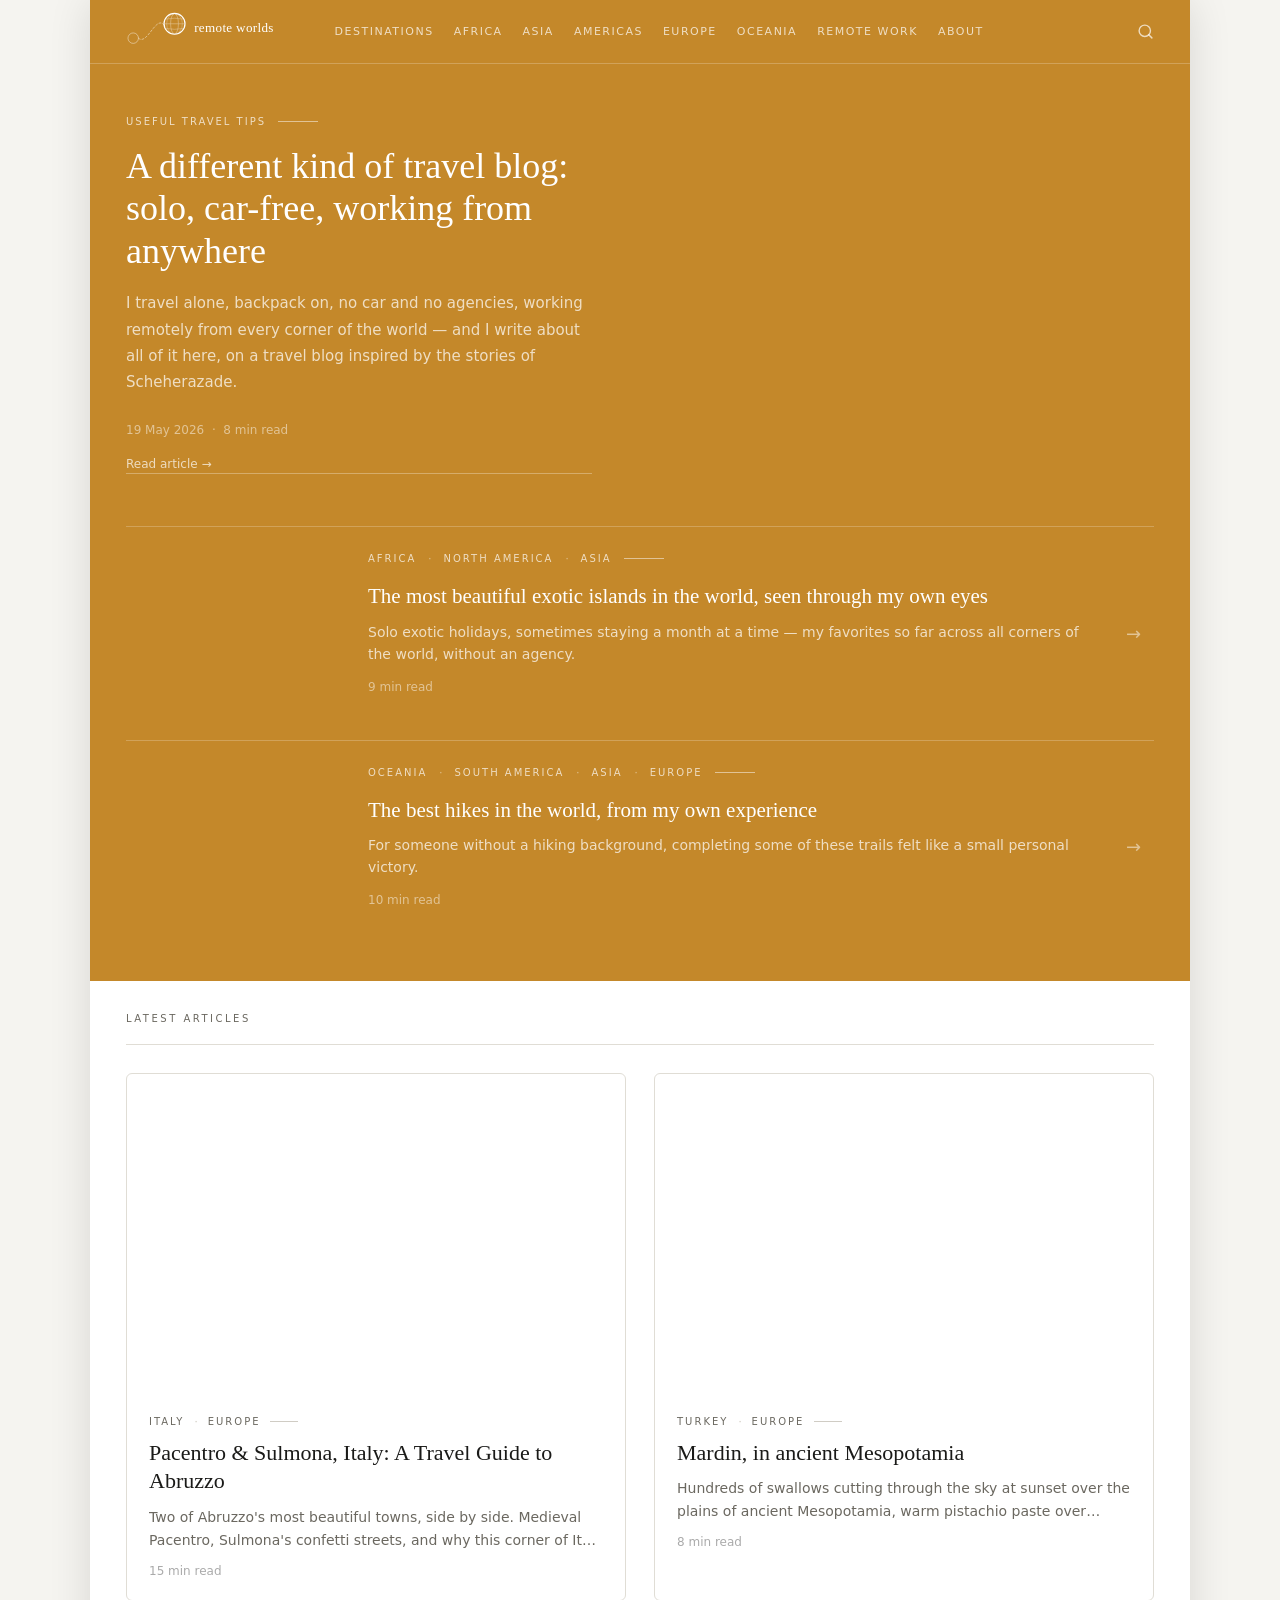
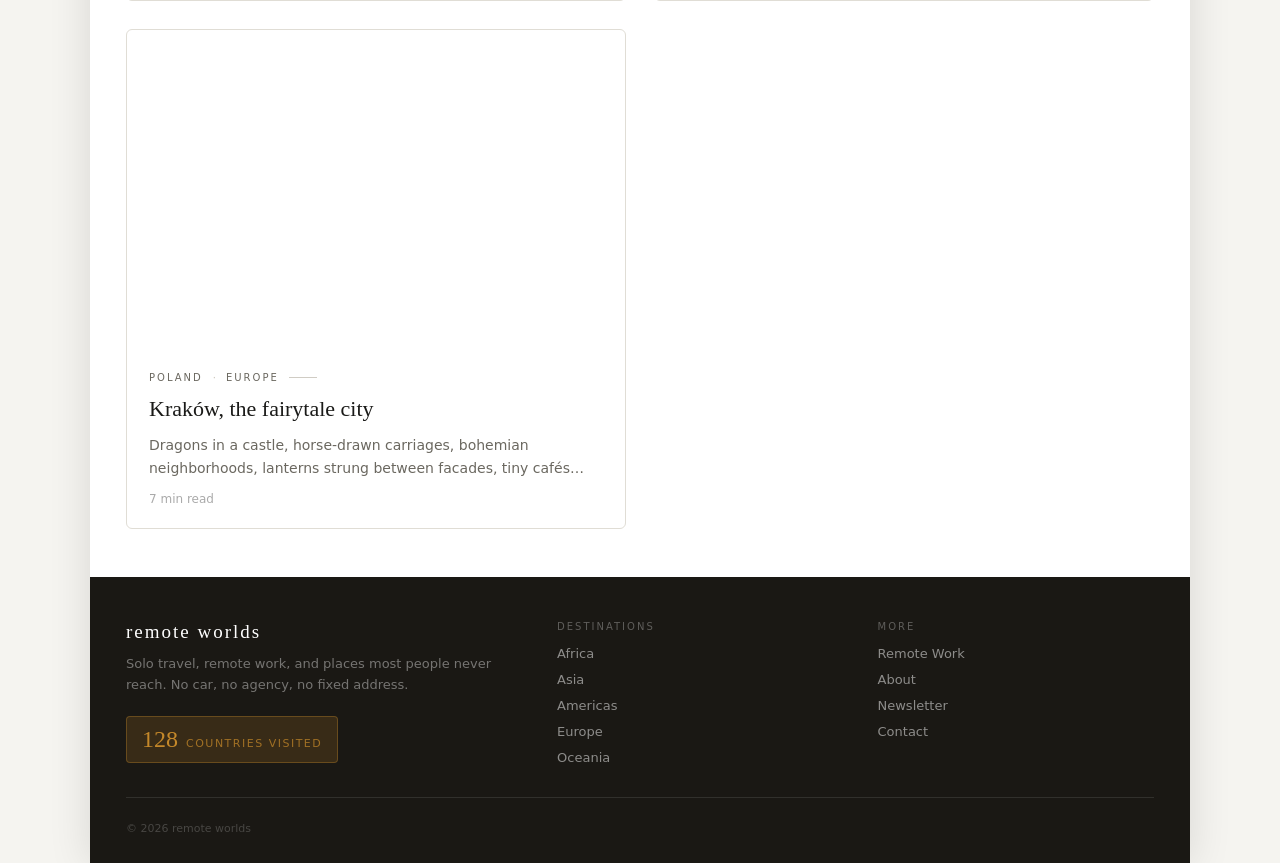
<file: index.html>
<!DOCTYPE html>
<html lang="en">
<head>
  <meta charset="UTF-8">
  <meta name="viewport" content="width=device-width, initial-scale=1.0">
  <title>remote worlds — solo travel blog, 128 countries, no car</title>
  <meta name="description" content="Solo travel blog covering 128 countries by public transport. No car, no agency. Real budgets and logistics from a solo female travel blogger working remotely.">
  <link rel="icon" type="image/svg+xml" href="/assets/icon.svg">
  <link rel="stylesheet" href="/assets/style.css">
  <script>
    !function(t,e){var o,n,p,r;e.__SV||(window.posthog && window.posthog.__loaded)||(window.posthog=e,e._i=[],e.init=function(i,s,a){function g(t,e){var o=e.split(".");2==o.length&&(t=t[o[0]],e=o[1]),t[e]=function(){t.push([e].concat(Array.prototype.slice.call(arguments,0)))}}(p=t.createElement("script")).type="text/javascript",p.crossOrigin="anonymous",p.async=!0,p.src=s.api_host.replace(".i.posthog.com","-assets.i.posthog.com")+"/static/array.js",(r=t.getElementsByTagName("script")[0]).parentNode.insertBefore(p,r);var u=e;for(void 0!==a?u=e[a]=[]:a="posthog",u.people=u.people||[],u.toString=function(t){var e="posthog";return"posthog"!==a&&(e+="."+a),t||(e+=" (stub)"),e},u.people.toString=function(){return u.toString(1)+".people (stub)"},o="Mi Ri init Vi Gi Rr Wi Ji Bi capture calculateEventProperties tn register register_once register_for_session unregister unregister_for_session an getFeatureFlag getFeatureFlagPayload getFeatureFlagResult isFeatureEnabled reloadFeatureFlags updateFlags updateEarlyAccessFeatureEnrollment getEarlyAccessFeatures on onFeatureFlags onSurveysLoaded onSessionId getSurveys getActiveMatchingSurveys renderSurvey displaySurvey cancelPendingSurvey canRenderSurvey canRenderSurveyAsync un identify setPersonProperties group resetGroups setPersonPropertiesForFlags resetPersonPropertiesForFlags setGroupPropertiesForFlags resetGroupPropertiesForFlags reset setIdentity clearIdentity get_distinct_id getGroups get_session_id get_session_replay_url alias set_config startSessionRecording stopSessionRecording sessionRecordingStarted captureException addExceptionStep captureLog startExceptionAutocapture stopExceptionAutocapture loadToolbar get_property getSessionProperty nn Xi createPersonProfile setInternalOrTestUser sn Hi cn opt_in_capturing opt_out_capturing has_opted_in_capturing has_opted_out_capturing get_explicit_consent_status is_capturing clear_opt_in_out_capturing Ki debug Lr rn getPageViewId captureTraceFeedback captureTraceMetric Di".split(" "),n=0;n<o.length;n++)g(u,o[n]);e._i.push([i,s,a])},e.__SV=1)}(document,window.posthog||[]);
    posthog.init('phc_y7Xqz2JQh2iAoCFkxgTEvp9C7MgqTP8LomTwDN3985rB', {
        api_host: 'https://eu.i.posthog.com',
        defaults: '2026-01-30',
        person_profiles: 'identified_only',
    })
  </script>
  <style>
    /* HERO */
    .rw-hero { display: grid; grid-template-columns: 1fr 1fr; min-height: 460px; background: #C4882A; }
    .rw-hero-text { padding: 52px 48px 52px 36px; display: flex; flex-direction: column; justify-content: center; }
    .rw-hero-title { font-family: Georgia, serif; font-size: 36px; color: #fff; line-height: 1.18; margin: 0 0 18px; font-weight: normal; text-decoration: none; display: block; }
    .rw-hero-title:hover { opacity: 0.85; }
    .rw-hero-sub { font-size: 15px; color: rgba(255,255,255,0.72); line-height: 1.75; margin: 0 0 28px; font-family: system-ui, -apple-system, sans-serif; }
    .rw-hero-link { display: inline-block; font-size: 12px; color: rgba(255,255,255,0.7); text-decoration: none; border-bottom: 1px solid rgba(255,255,255,0.3); padding-bottom: 2px; font-family: system-ui, -apple-system, sans-serif; }
    .rw-hero-link:hover { color: #fff; border-bottom-color: #fff; }
    .rw-meta-light { font-size: 12px; color: rgba(255,255,255,0.5); margin-bottom: 20px; font-family: system-ui, -apple-system, sans-serif; }
    .rw-hero-img { background-size: cover; background-position: center; min-height: 460px; }
    .tag-row { display: flex; align-items: center; gap: 12px; margin-bottom: 18px; flex-wrap: wrap; }
    .tag { font-size: 10px; letter-spacing: 2px; text-transform: uppercase; color: rgba(255,255,255,0.72); font-family: system-ui, -apple-system, sans-serif; }
    .tag-sep { font-size: 10px; color: rgba(255,255,255,0.5); }
    .tag-line { height: 1px; width: 40px; background: rgba(255,255,255,0.5); flex-shrink: 0; }

    /* CARDS */
    .rw-cards { padding: 0 36px 28px; background: #C4882A; }
    .rw-card { display: grid; grid-template-columns: 220px 1fr 28px; align-items: center; gap: 22px; padding: 26px 0; border-top: 1px solid rgba(255,255,255,0.22); text-decoration: none; }
    .rw-card-img { height: 148px; border-radius: 4px; background-size: cover; background-position: center; }
    .rw-card-title { font-family: Georgia, serif; font-size: 21px; color: #fff; margin: 0 0 10px; font-weight: normal; line-height: 1.35; }
    .rw-card-sub { font-size: 14px; color: rgba(255,255,255,0.72); line-height: 1.6; margin: 0 0 14px; display: -webkit-box; -webkit-line-clamp: 2; -webkit-box-orient: vertical; overflow: hidden; font-family: system-ui, -apple-system, sans-serif; }
    .rw-arrow { color: rgba(255,255,255,0.5); font-size: 18px; }

    /* WHITE SECTION — grid like 1001calatorii */
    .rw-white-section { background: #fff; padding: 0 36px 48px; }
    .rw-white-header { padding: 32px 0 20px; border-bottom: 1px solid #E0DDD5; margin-bottom: 28px; font-size: 10px; letter-spacing: 2.5px; text-transform: uppercase; color: #6B6860; font-family: system-ui, -apple-system, sans-serif; }
    .rw-grid { display: grid; grid-template-columns: 1fr 1fr; gap: 28px; }
    .rw-grid-card { background: #fff; border: 0.5px solid #E0DDD5; border-radius: 6px; overflow: hidden; text-decoration: none; }
    .rw-grid-card:hover .rw-grid-title { color: #C4882A; }
    .rw-grid-img { height: 320px; background-size: cover; background-position: center; }
    .rw-grid-body { padding: 22px; }
    .rw-grid-tag-row { display: flex; align-items: center; gap: 10px; margin-bottom: 12px; flex-wrap: wrap; }
    .rw-grid-tag { font-size: 10px; letter-spacing: 2px; text-transform: uppercase; color: #6B6860; font-family: system-ui, -apple-system, sans-serif; }
    .rw-grid-tag-sep { font-size: 10px; color: #C8C3B8; }
    .rw-grid-tag-line { height: 1px; width: 28px; background: #D0CCC4; flex-shrink: 0; }
    .rw-grid-title { font-family: Georgia, serif; font-size: 22px; color: #1A1A18; margin: 0 0 10px; font-weight: normal; line-height: 1.3; transition: color 0.15s; }
    .rw-grid-sub { font-size: 14px; color: #6B6860; line-height: 1.65; margin: 0 0 12px; display: -webkit-box; -webkit-line-clamp: 2; -webkit-box-orient: vertical; overflow: hidden; font-family: system-ui, -apple-system, sans-serif; }
    .rw-meta-dark { font-size: 12px; color: #aaa; font-family: system-ui, -apple-system, sans-serif; }
  </style>
</head>
<body>

<div class="rw-wrapper">

  <nav class="rw-nav">
    <a href="/" class="rw-logo"><img src="/assets/logo.svg" alt="remote worlds" height="34"></a>
    <div class="rw-navlinks">
      <a href="/destinations">destinations</a>
      <a href="/africa">africa</a>
      <a href="/asia">asia</a>
      <a href="/americas">americas</a>
      <a href="/europe">europe</a>
      <a href="/oceania">oceania</a>
      <a href="/remote-work">remote work</a>
      <a href="/about">about</a>
    </div>
    <svg width="17" height="17" viewBox="0 0 24 24" fill="none" stroke="rgba(255,255,255,0.7)" stroke-width="2" stroke-linecap="round" stroke-linejoin="round"><circle cx="11" cy="11" r="8"/><line x1="21" y1="21" x2="16.65" y2="16.65"/></svg>
  </nav>

  <div class="rw-hero">
    <div class="rw-hero-text">
      <div class="tag-row">
        <span class="tag">Useful travel tips</span>
        <div class="tag-line"></div>
      </div>
      <a href="/solo-travel-blog/" class="rw-hero-title">A different kind of travel blog: solo, car-free, working from anywhere</a>
      <p class="rw-hero-sub">I travel alone, backpack on, no car and no agencies, working remotely from every corner of the world — and I write about all of it here, on a travel blog inspired by the stories of Scheherazade.</p>
      <div class="rw-meta-light">19 May 2026 &nbsp;·&nbsp; 8 min read</div>
      <a href="/solo-travel-blog/" class="rw-hero-link">Read article →</a>
    </div>
    <a href="/solo-travel-blog/" style="display:block;">
      <div class="rw-hero-img" style="background-image: url('https://www.1001calatorii.ro/wp-content/uploads/2021/02/Medellin21.webp'); min-height: 460px;"></div>
    </a>
  </div>

  <div class="rw-cards">
    <a href="/exotic-islands/" class="rw-card">
      <div class="rw-card-img" style="background-image: url('https://www.1001calatorii.ro/wp-content/uploads/2024/11/VacanteExotice.webp');"></div>
      <div>
        <div class="tag-row">
          <span class="tag">Africa</span>
          <span class="tag-sep">·</span>
          <span class="tag">North America</span>
          <span class="tag-sep">·</span>
          <span class="tag">Asia</span>
          <div class="tag-line"></div>
        </div>
        <h2 class="rw-card-title">The most beautiful exotic islands in the world, seen through my own eyes</h2>
        <p class="rw-card-sub">Solo exotic holidays, sometimes staying a month at a time — my favorites so far across all corners of the world, without an agency.</p>
        <div class="rw-meta-light">9 min read</div>
      </div>
      <span class="rw-arrow">→</span>
    </a>

    <a href="/best-hikes/" class="rw-card">
      <div class="rw-card-img" style="background-image: url('https://www.1001calatorii.ro/wp-content/uploads/2025/07/Laugavegur04.webp');"></div>
      <div>
        <div class="tag-row">
          <span class="tag">Oceania</span>
          <span class="tag-sep">·</span>
          <span class="tag">South America</span>
          <span class="tag-sep">·</span>
          <span class="tag">Asia</span>
          <span class="tag-sep">·</span>
          <span class="tag">Europe</span>
          <div class="tag-line"></div>
        </div>
        <h2 class="rw-card-title">The best hikes in the world, from my own experience</h2>
        <p class="rw-card-sub">For someone without a hiking background, completing some of these trails felt like a small personal victory.</p>
        <div class="rw-meta-light">10 min read</div>
      </div>
      <span class="rw-arrow">→</span>
    </a>
  </div>

  <div class="rw-white-section">
    <div class="rw-white-header">Latest articles</div>
    <div class="rw-grid">
      <a href="/pacentro-italy-sulmona-abruzzo/" class="rw-grid-card">
        <div class="rw-grid-img" style="background-image: url('https://lh3.googleusercontent.com/pw/AP1GczO2f05-aonfD74tHoy8nXEuFep91kT-oST1W6eNgCbUGeLFLQi5MIglvqiJ3DRaJ6hCShz0oVqjyIWXNGOAW2XQKnFEQXO6G6UMKn93vde07Q5kuDpaCCQVmd0U2npOcaR8CGnpGXhmtOtTWXzy66_B=w1200-h800-s-no-gm?authuser=2');"></div>
        <div class="rw-grid-body">
          <div class="rw-grid-tag-row">
            <span class="rw-grid-tag">Italy</span>
            <span class="rw-grid-tag-sep">·</span>
            <span class="rw-grid-tag">Europe</span>
            <div class="rw-grid-tag-line"></div>
          </div>
          <h2 class="rw-grid-title">Pacentro &amp; Sulmona, Italy: A Travel Guide to Abruzzo</h2>
          <p class="rw-grid-sub">Two of Abruzzo's most beautiful towns, side by side. Medieval Pacentro, Sulmona's confetti streets, and why this corner of Italy is worth the detour.</p>
          <div class="rw-meta-dark">15 min read</div>
        </div>
      </a>
      <a href="/mardin-mesopotamia/" class="rw-grid-card">
        <div class="rw-grid-img" style="background-image: url('https://www.1001calatorii.ro/wp-content/uploads/2024/06/Mardin17.webp');"></div>
        <div class="rw-grid-body">
          <div class="rw-grid-tag-row">
            <span class="rw-grid-tag">Turkey</span>
            <span class="rw-grid-tag-sep">·</span>
            <span class="rw-grid-tag">Europe</span>
            <div class="rw-grid-tag-line"></div>
          </div>
          <h2 class="rw-grid-title">Mardin, in ancient Mesopotamia</h2>
          <p class="rw-grid-sub">Hundreds of swallows cutting through the sky at sunset over the plains of ancient Mesopotamia, warm pistachio paste over vanilla ice cream.</p>
          <div class="rw-meta-dark">8 min read</div>
        </div>
      </a>
      <a href="/krakow/" class="rw-grid-card">
        <div class="rw-grid-img" style="background-image: url('https://www.1001calatorii.ro/wp-content/uploads/2025/07/Cracovia06.webp');"></div>
        <div class="rw-grid-body">
          <div class="rw-grid-tag-row">
            <span class="rw-grid-tag">Poland</span>
            <span class="rw-grid-tag-sep">·</span>
            <span class="rw-grid-tag">Europe</span>
            <div class="rw-grid-tag-line"></div>
          </div>
          <h2 class="rw-grid-title">Kraków, the fairytale city</h2>
          <p class="rw-grid-sub">Dragons in a castle, horse-drawn carriages, bohemian neighborhoods, lanterns strung between facades, tiny cafés with vintage interiors.</p>
          <div class="rw-meta-dark">7 min read</div>
        </div>
      </a>
    </div>
  </div>

  <footer class="rw-footer">
    <div class="rw-footer-top">
      <div>
        <div class="rw-footer-logo">remote worlds</div>
        <p class="rw-footer-tagline">Solo travel, remote work, and places most people never reach. No car, no agency, no fixed address.</p>
        <div class="rw-footer-stat">
          <span class="rw-footer-stat-num">128</span>
          <span class="rw-footer-stat-label">countries visited</span>
        </div>
      </div>
      <div>
        <div class="rw-footer-col-title">Destinations</div>
        <div class="rw-footer-links">
          <a href="/africa" class="rw-footer-link">Africa</a>
          <a href="/asia" class="rw-footer-link">Asia</a>
          <a href="/americas" class="rw-footer-link">Americas</a>
          <a href="/europe" class="rw-footer-link">Europe</a>
          <a href="/oceania" class="rw-footer-link">Oceania</a>
        </div>
      </div>
      <div>
        <div class="rw-footer-col-title">More</div>
        <div class="rw-footer-links">
          <a href="/remote-work" class="rw-footer-link">Remote Work</a>
          <a href="/about" class="rw-footer-link">About</a>
          <a href="/newsletter" class="rw-footer-link">Newsletter</a>
          <a href="/contact" class="rw-footer-link">Contact</a>
        </div>
      </div>
    </div>
    <div class="rw-footer-bottom">
      <span class="rw-footer-copy">© 2026 remote worlds</span>
    </div>
  </footer>

</div>
</body>
</html>
</file>
<file: assets/style.css>
/* ============================================
   REMOTE WORLDS — shared styles
   assets/style.css
   ============================================ */

* { box-sizing: border-box; margin: 0; padding: 0; }

:root {
  --gold: #C4882A;
  --gold-70: rgba(196,136,42,0.72);
  --gold-50: rgba(196,136,42,0.5);
  --gold-30: rgba(196,136,42,0.3);
  --gold-18: rgba(196,136,42,0.18);
  --gold-border: rgba(196,136,42,0.35);
  --white: #FFFFFF;
  --white-70: rgba(255,255,255,0.72);
  --white-50: rgba(255,255,255,0.5);
  --white-25: rgba(255,255,255,0.22);
  --text: #1A1A18;
  --text-body: #2A2A28;
  --text-muted: #6B6860;
  --border: #E0DDD5;
  --bg-page: #f5f4f0;
  --bg-article: #faf9f6;
  --dark: #1A1814;
}

body {
  background: var(--bg-page);
  font-family: system-ui, -apple-system, BlinkMacSystemFont, 'Segoe UI', sans-serif;
  font-size: 17px;
}

.rw-wrapper {
  max-width: 1100px;
  margin: 0 auto;
  background: #fff;
  box-shadow: 0 2px 40px rgba(0,0,0,0.12);
}

/* NAV */
.rw-nav {
  display: flex;
  align-items: center;
  padding: 0 36px;
  height: 64px;
  background: var(--gold);
  border-bottom: 1px solid var(--white-25);
}
.rw-logo {
  font-family: Georgia, serif;
  font-size: 18px;
  letter-spacing: 2px;
  color: #fff;
  white-space: nowrap;
  margin-right: 32px;
  font-weight: normal;
  text-decoration: none;
}
.rw-navlinks {
  flex: 1;
  display: flex;
  gap: 20px;
  font-size: 11px;
  letter-spacing: 1.5px;
  text-transform: uppercase;
  color: rgba(255,255,255,0.72);
}
.rw-navlinks a { color: inherit; text-decoration: none; }
.rw-navlinks a:hover { color: #fff; }

/* FOOTER */
.rw-footer { background: #1A1814; padding: 44px 36px 28px; }
.rw-footer-top {
  display: grid;
  grid-template-columns: 1.4fr 1fr 1fr;
  gap: 44px;
  padding-bottom: 32px;
  border-bottom: 1px solid rgba(255,255,255,0.1);
  margin-bottom: 24px;
}
.rw-footer-logo {
  font-family: Georgia, serif;
  font-size: 19px;
  letter-spacing: 2px;
  color: #fff;
  font-weight: normal;
  margin-bottom: 10px;
}
.rw-footer-tagline {
  font-size: 13px;
  color: rgba(255,255,255,0.4);
  line-height: 1.65;
  margin-bottom: 20px;
}
.rw-footer-stat {
  display: inline-flex;
  align-items: baseline;
  gap: 8px;
  background: rgba(196,136,42,0.18);
  border: 0.5px solid rgba(196,136,42,0.35);
  border-radius: 4px;
  padding: 9px 15px;
}
.rw-footer-stat-num {
  font-family: Georgia, serif;
  font-size: 24px;
  color: #C4882A;
  font-weight: normal;
}
.rw-footer-stat-label {
  font-size: 11px;
  letter-spacing: 1.5px;
  text-transform: uppercase;
  color: rgba(196,136,42,0.75);
}
.rw-footer-col-title {
  font-size: 10px;
  letter-spacing: 2px;
  text-transform: uppercase;
  color: rgba(255,255,255,0.3);
  margin-bottom: 14px;
}
.rw-footer-links { display: flex; flex-direction: column; gap: 11px; }
.rw-footer-link {
  font-size: 13px;
  color: rgba(255,255,255,0.5);
  text-decoration: none;
}
.rw-footer-link:hover { color: rgba(255,255,255,0.8); }
.rw-footer-bottom {
  display: flex;
  justify-content: space-between;
  align-items: center;
}
.rw-footer-copy { font-size: 11px; color: rgba(255,255,255,0.2); }
</file>
